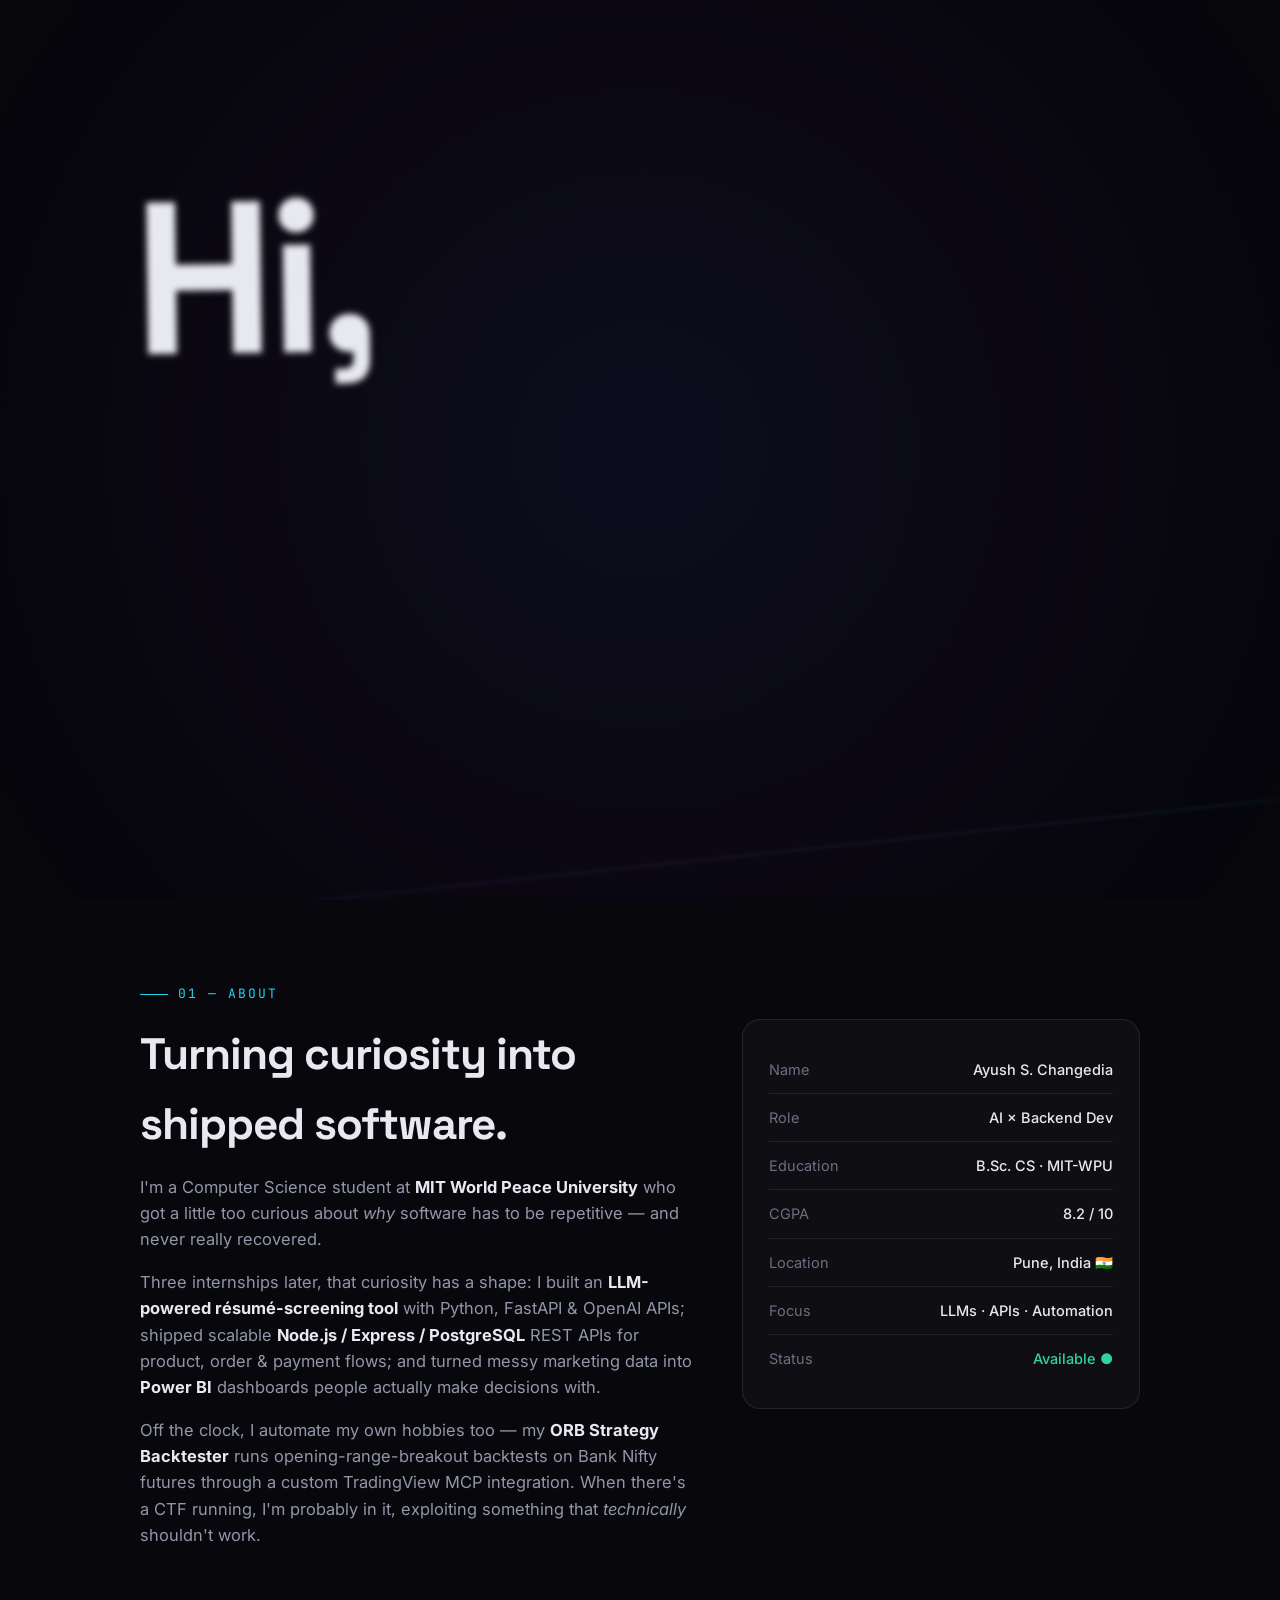
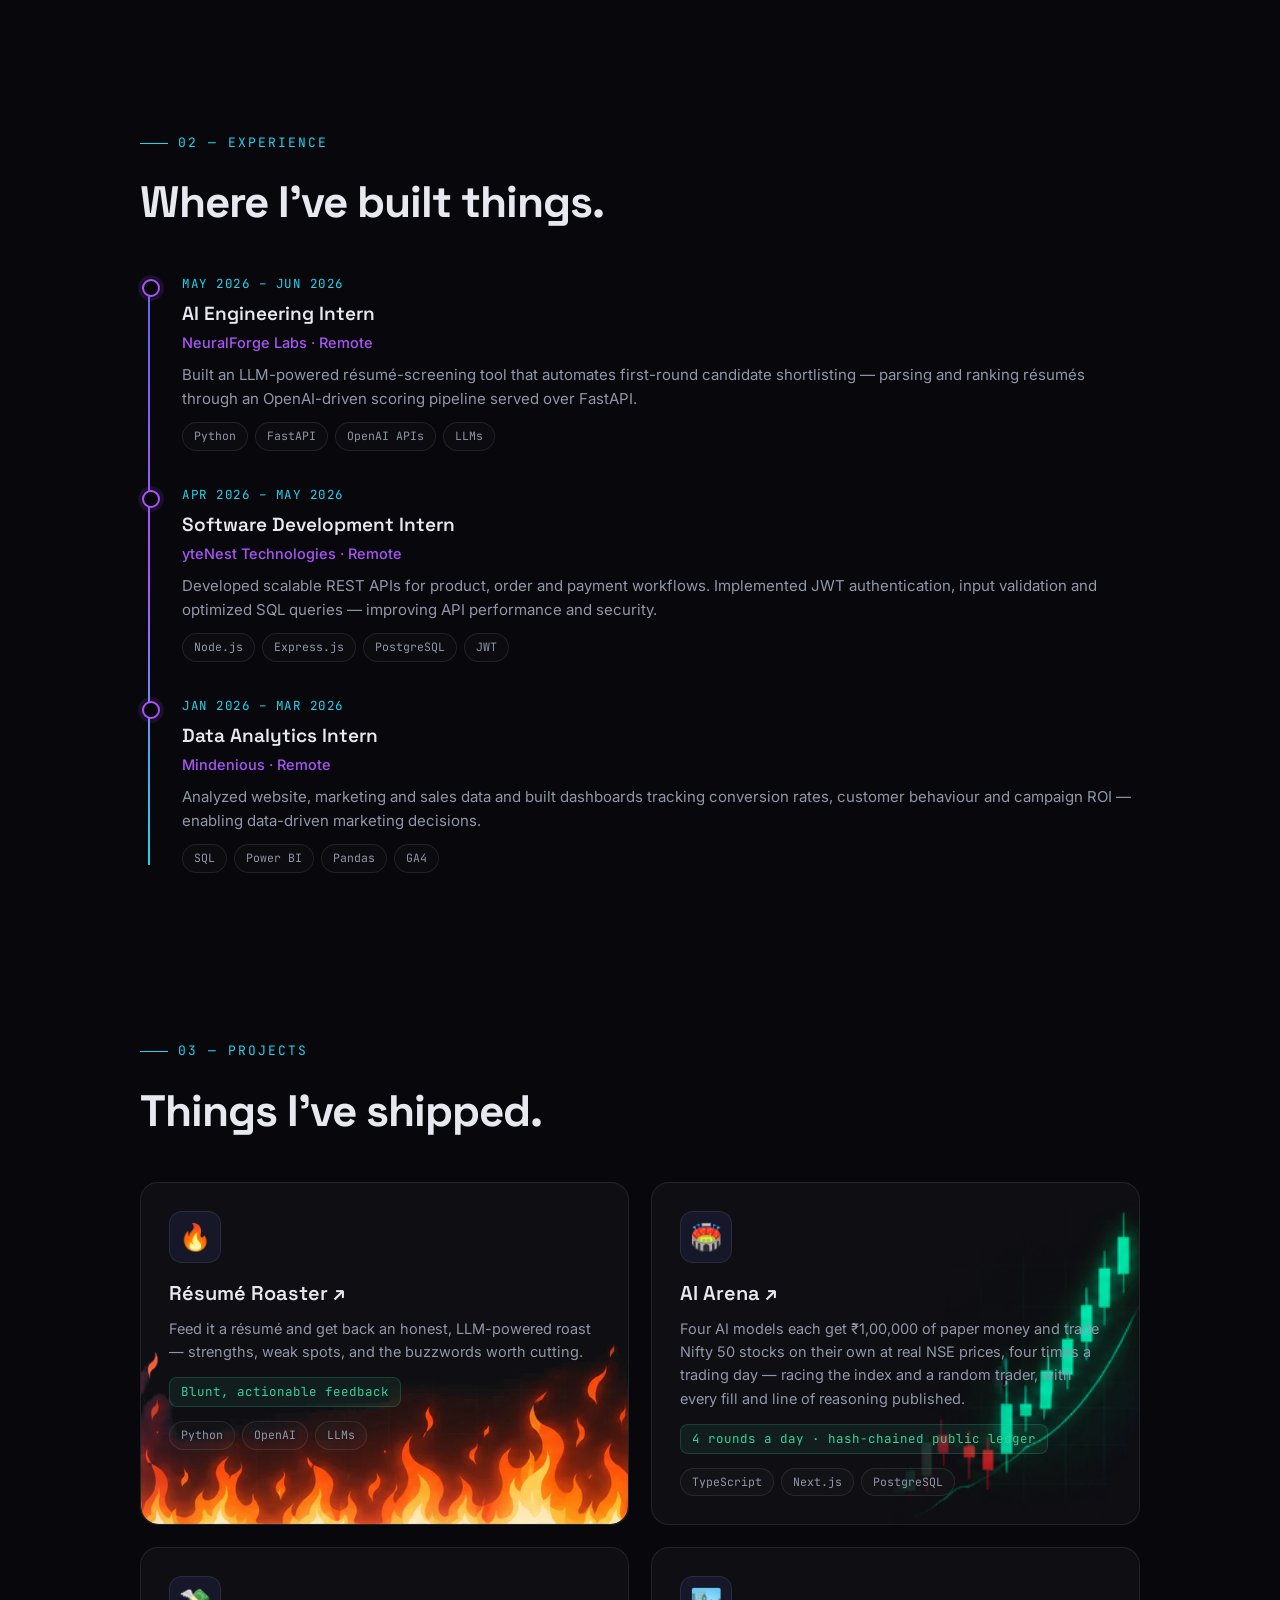
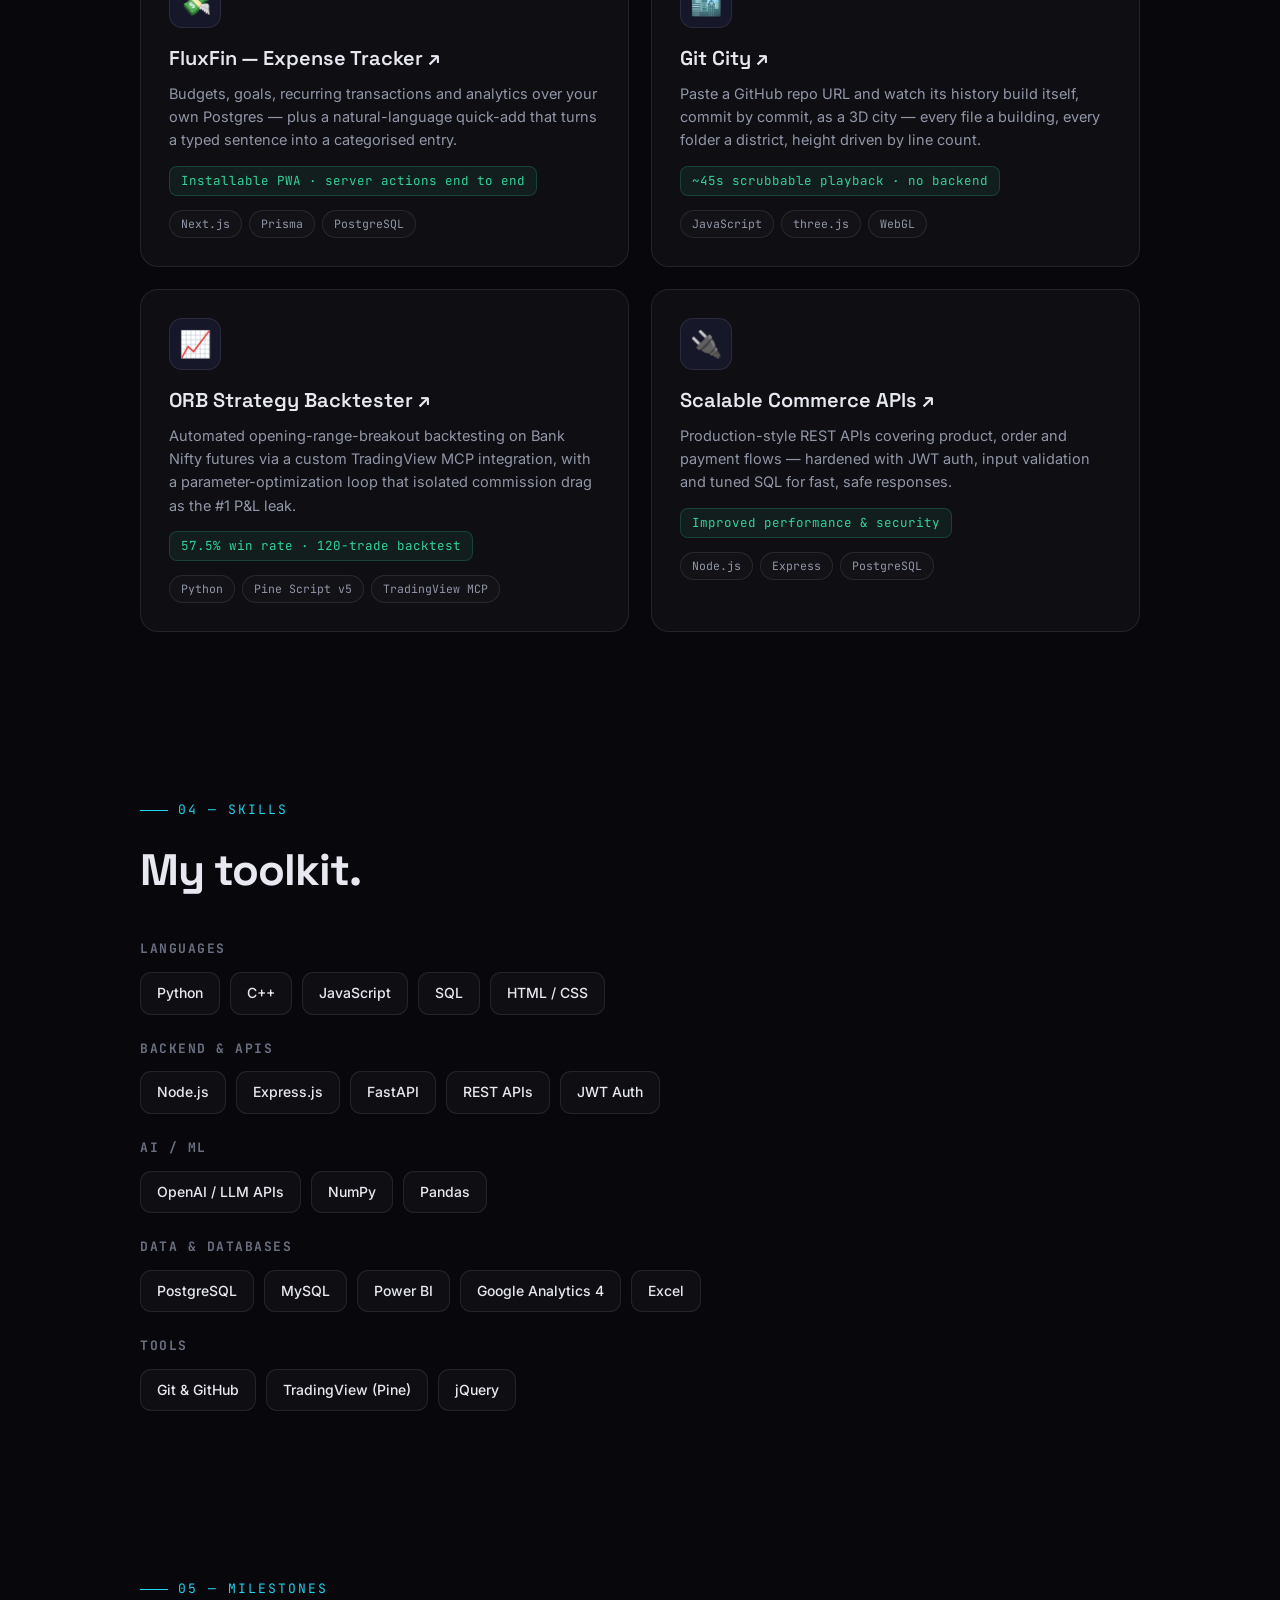
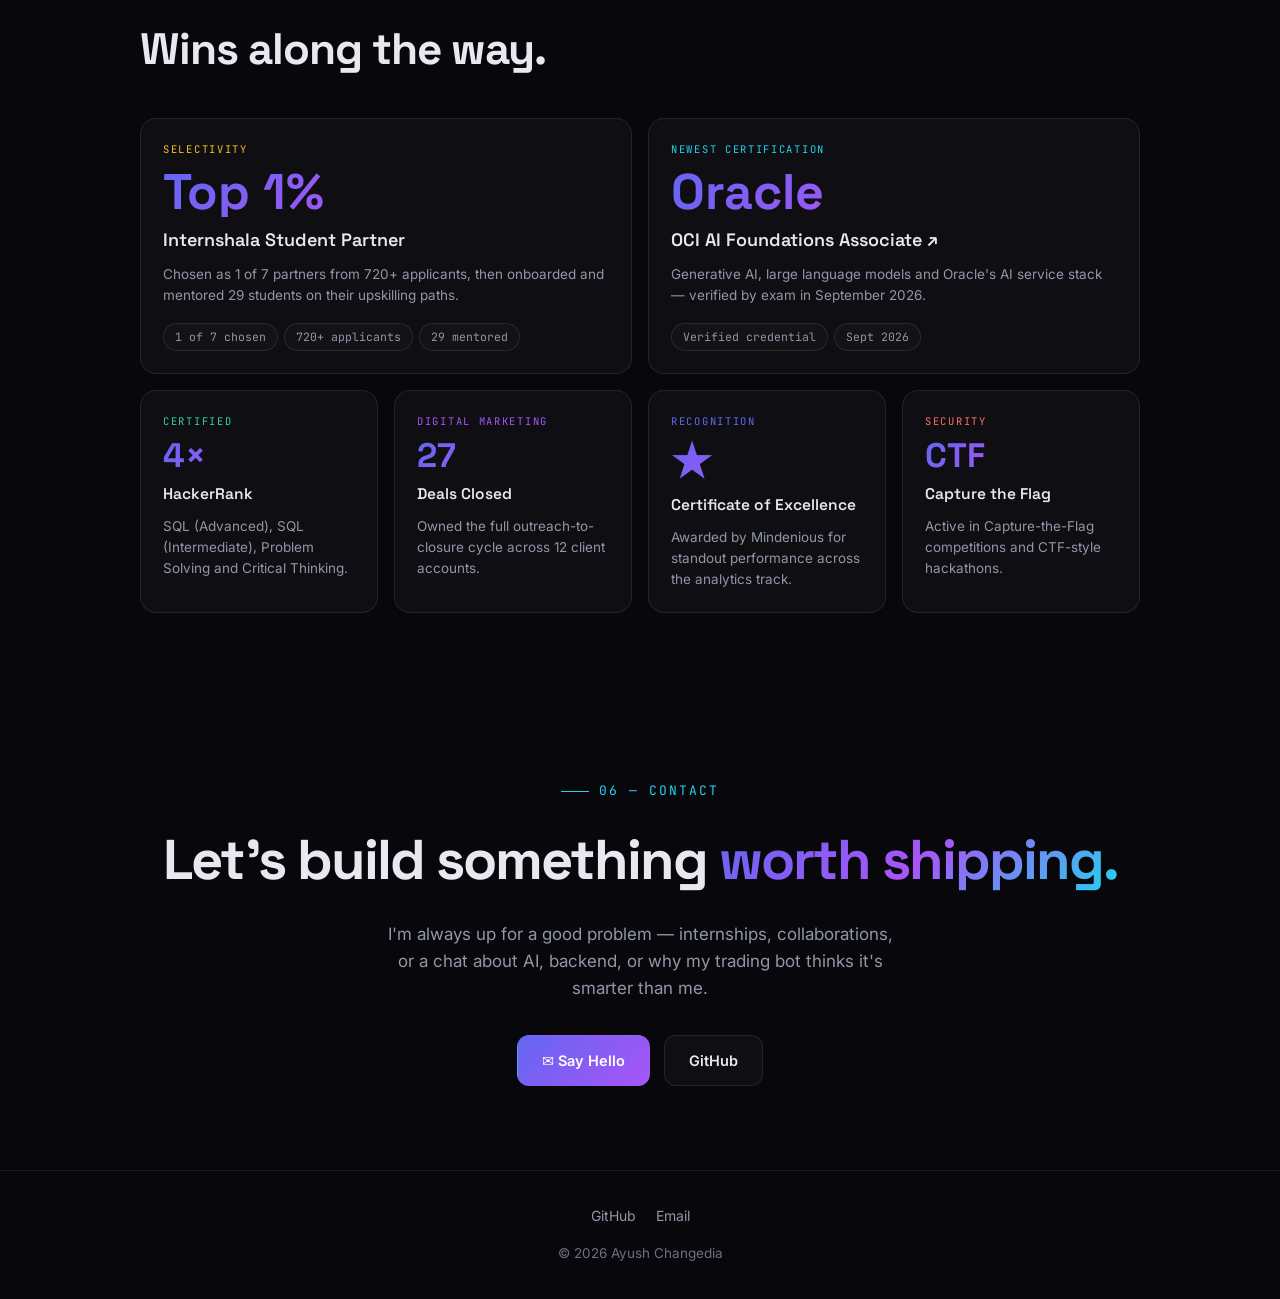
<file: docs/index.html>
<!DOCTYPE html>
<html lang="en">
<head>
<meta charset="UTF-8"/>
<meta name="viewport" content="width=device-width, initial-scale=1.0"/>
<title>Ayush Changedia · AI Engineer & Backend Developer</title>
<meta name="description" content="Ayush Changedia — AI Engineer & Backend Developer. LLM systems, scalable APIs, and trading automation."/>
<link rel="canonical" href="https://ayushchangedia.github.io/AyushChangedia/"/>
<meta name="robots" content="index, follow, max-image-preview:large, max-snippet:-1"/>
<meta name="author" content="Ayush Changedia"/>

<meta property="og:type" content="profile"/>
<meta property="og:site_name" content="Ayush Changedia"/>
<meta property="og:title" content="Ayush Changedia · AI Engineer &amp; Backend Developer"/>
<meta property="og:description" content="Ayush Changedia — AI Engineer &amp; Backend Developer. LLM systems, scalable APIs, and trading automation."/>
<meta property="og:url" content="https://ayushchangedia.github.io/AyushChangedia/"/>
<meta property="og:locale" content="en_US"/>
<meta property="profile:first_name" content="Ayush"/>
<meta property="profile:last_name" content="Changedia"/>

<meta name="twitter:card" content="summary"/>
<meta name="twitter:title" content="Ayush Changedia · AI Engineer &amp; Backend Developer"/>
<meta name="twitter:description" content="Ayush Changedia — AI Engineer &amp; Backend Developer. LLM systems, scalable APIs, and trading automation."/>

<script type="application/ld+json">
{
  "@context": "https://schema.org",
  "@graph": [
    {
      "@type": "Person",
      "@id": "https://ayushchangedia.github.io/AyushChangedia/#person",
      "name": "Ayush Changedia",
      "url": "https://ayushchangedia.github.io/AyushChangedia/",
      "jobTitle": "AI Engineer & Backend Developer",
      "alumniOf": {
        "@type": "CollegeOrUniversity",
        "name": "MIT World Peace University"
      },
      "sameAs": [
        "https://github.com/AyushChangedia",
        "https://www.linkedin.com/in/ayushchangedia/"
      ]
    },
    {
      "@type": "WebSite",
      "@id": "https://ayushchangedia.github.io/AyushChangedia/#website",
      "url": "https://ayushchangedia.github.io/AyushChangedia/",
      "name": "Ayush Changedia",
      "inLanguage": "en",
      "publisher": { "@id": "https://ayushchangedia.github.io/AyushChangedia/#person" }
    },
    {
      "@type": "ProfilePage",
      "@id": "https://ayushchangedia.github.io/AyushChangedia/#profilepage",
      "url": "https://ayushchangedia.github.io/AyushChangedia/",
      "name": "Ayush Changedia · AI Engineer & Backend Developer",
      "inLanguage": "en",
      "isPartOf": { "@id": "https://ayushchangedia.github.io/AyushChangedia/#website" },
      "about": { "@id": "https://ayushchangedia.github.io/AyushChangedia/#person" },
      "mainEntity": { "@id": "https://ayushchangedia.github.io/AyushChangedia/#person" }
    }
  ]
}
</script>
<link rel="preconnect" href="https://fonts.googleapis.com"/>
<link rel="preconnect" href="https://fonts.gstatic.com" crossorigin/>
<link href="https://fonts.googleapis.com/css2?family=Space+Grotesk:wght@400;500;600;700&family=Inter:wght@400;500;600&family=JetBrains+Mono:wght@500&display=swap" rel="stylesheet"/>
<link rel="stylesheet" href="./assets/portfolio-intro.css"/>
<link rel="stylesheet" href="./assets/hero-fx.css"/>
<link rel="stylesheet" href="./assets/roast-fire.css"/>
<link rel="stylesheet" href="./assets/arena-chart.css"/>
<script>
/* ─── PortfolioIntro · configuration ──────────────────────────────────────
   INTRO_ALWAYS_PLAY   true  → replay the opening on every load (development)
   INTRO_SPEED         1     → designed pace. 1.3 = 30% faster, 0.8 = slower.
   Force one replay without editing this file: add ?intro to the URL.       */
var INTRO_ALWAYS_PLAY = false;
var INTRO_SPEED       = 1;

(function(){
  var ROOT=document.documentElement, KEY='ayush-intro-played';
  var forced=INTRO_ALWAYS_PLAY||/[?&]intro\b/.test(location.search), seen=false;
  try{seen=sessionStorage.getItem(KEY)==='1';}catch(e){}
  if(seen&&!forced) return;                       /* already played this session */
  try{sessionStorage.setItem(KEY,'1');}catch(e){}

  var restoration=history.scrollRestoration;
  try{history.scrollRestoration='manual';}catch(e){}
  scrollTo(0,0);

  function held(){return document.querySelectorAll('body > :not(#portfolio-intro)');}
  ROOT.classList.add('pi-armed','pi-hold','pi-prep','pi-dim');  /* before first paint */

  window.PORTFOLIO_INTRO={
    SPEED:INTRO_SPEED,
    running:false,                                /* set by the module once it takes over */
    /* the overlay is gone and the page is usable again — but the hero
       content stays held until it cascades in */
    ungate:function(){
      ROOT.classList.remove('pi-armed','pi-prep','pi-dim','pi-fly');
      try{history.scrollRestoration=restoration||'auto';}catch(e){}
      held().forEach(function(el){el.inert=false;});
    },
    disarm:function(){
      window.PORTFOLIO_INTRO.ungate();
      ROOT.classList.remove('pi-hold');
    }
  };
  /* keep focus and clicks off the portfolio while the overlay is up */
  addEventListener('DOMContentLoaded',function(){
    if(ROOT.classList.contains('pi-armed')) held().forEach(function(el){el.inert=true;});
  });
  /* failsafe — a blocked CDN or a script error must never strand the page.
     6s if the module never took over; 14s as an absolute backstop for a very
     slow connection where GSAP and the webfont arrive late.               */
  function bail(force){
    if(!ROOT.classList.contains('pi-armed')) return;
    if(!force&&window.PORTFOLIO_INTRO.running) return;
    var host=document.getElementById('portfolio-intro');
    if(host&&host.parentNode) host.parentNode.removeChild(host);
    window.PORTFOLIO_INTRO.disarm();
  }
  setTimeout(function(){bail(false);},6000);
  setTimeout(function(){bail(true);},14000);
})();
</script>
<script defer src="./assets/gsap.min.js"></script>       <!-- GSAP 3.12.5, vendored: no CDN to be blocked -->
<script defer src="./assets/portfolio-intro.js"></script>
<script defer src="./assets/hero-fx.js"></script>
<style>
:root{
  --bg:#07070c; --bg2:#0c0c15; --card:rgba(255,255,255,.03); --line:rgba(255,255,255,.09);
  --txt:#e8e9f0; --muted:#9297a8; --dim:#6b7080;
  --indigo:#6366f1; --violet:#a855f7; --cyan:#22d3ee; --emerald:#34d399; --amber:#fbbf24; --coral:#f97362;
  --grad:linear-gradient(135deg,#6366f1 0%,#a855f7 50%,#22d3ee 100%);
}
*{margin:0;padding:0;box-sizing:border-box}
html{scroll-behavior:smooth}
body{
  font-family:'Inter',system-ui,sans-serif;background:var(--bg);color:var(--txt);
  line-height:1.6;overflow-x:hidden;-webkit-font-smoothing:antialiased;
}
/* animated aurora background */
.bg-fx{position:fixed;inset:0;z-index:-2;overflow:hidden}
.blob{position:absolute;border-radius:50%;filter:blur(90px);opacity:.35;animation:float 18s ease-in-out infinite}
.b1{width:520px;height:520px;background:#6366f1;top:-120px;left:-80px}
.b2{width:460px;height:460px;background:#a855f7;top:30%;right:-120px;animation-delay:-6s}
.b3{width:420px;height:420px;background:#22d3ee;bottom:-140px;left:25%;animation-delay:-11s}
@keyframes float{0%,100%{transform:translate(0,0) scale(1)}33%{transform:translate(40px,-50px) scale(1.1)}66%{transform:translate(-30px,40px) scale(.95)}}
.grid-fx{position:fixed;inset:0;z-index:-1;
  background-image:linear-gradient(rgba(255,255,255,.025) 1px,transparent 1px),linear-gradient(90deg,rgba(255,255,255,.025) 1px,transparent 1px);
  background-size:44px 44px;mask-image:radial-gradient(ellipse 80% 60% at 50% 0%,#000 40%,transparent 100%)}
/* cursor glow */
#glow{position:fixed;width:400px;height:400px;border-radius:50%;pointer-events:none;z-index:0;
  background:radial-gradient(circle,rgba(99,102,241,.10),transparent 60%);transform:translate(-50%,-50%);transition:opacity .3s;opacity:0}

/* nav */
nav{position:fixed;top:0;left:0;right:0;z-index:50;display:flex;align-items:center;justify-content:space-between;
  padding:18px clamp(20px,5vw,64px);backdrop-filter:blur(12px);background:rgba(7,7,12,.55);border-bottom:1px solid transparent;transition:.3s}
nav.scrolled{border-bottom:1px solid var(--line);background:rgba(7,7,12,.8)}
.logo{font-family:'Space Grotesk';font-weight:700;font-size:19px;letter-spacing:-.5px;text-decoration:none;color:var(--txt)}
.logo span{background:var(--grad);-webkit-background-clip:text;background-clip:text;-webkit-text-fill-color:transparent}
.nav-links{display:flex;gap:30px;align-items:center}
.nav-links a{color:var(--muted);text-decoration:none;font-size:14.5px;font-weight:500;transition:.2s;position:relative}
.nav-links a:hover{color:var(--txt)}
.nav-links a::after{content:'';position:absolute;left:0;bottom:-5px;width:0;height:2px;background:var(--grad);transition:.25s;border-radius:2px}
.nav-links a:hover::after{width:100%}
.menu-btn{display:none;background:none;border:none;color:var(--txt);font-size:24px;cursor:pointer}
@media(max-width:760px){.nav-links{display:none}.menu-btn{display:block}}

/* layout */
section{max-width:1080px;margin:0 auto;padding:clamp(50px,7vw,84px) clamp(20px,5vw,40px)}
.eyebrow{font-family:'JetBrains Mono';font-size:13px;letter-spacing:2px;text-transform:uppercase;color:var(--cyan);margin-bottom:14px;display:flex;align-items:center;gap:10px}
.eyebrow::before{content:'';width:28px;height:1px;background:var(--cyan)}
h2.title{font-family:'Space Grotesk';font-size:clamp(30px,5vw,44px);font-weight:700;letter-spacing:-1px;margin-bottom:14px}

/* hero */
.hero{min-height:100vh;display:flex;flex-direction:column;justify-content:center;max-width:1080px;margin:0 auto;padding:0 clamp(20px,5vw,40px);position:relative}
.hero-badge{display:inline-flex;align-items:center;gap:9px;padding:7px 16px;border:1px solid var(--line);border-radius:999px;
  background:rgba(52,211,153,.07);font-size:13.5px;color:var(--muted);width:fit-content;margin-bottom:26px}
.dot{width:8px;height:8px;border-radius:50%;background:var(--emerald);box-shadow:0 0 10px var(--emerald);animation:pulse 2s infinite}
@keyframes pulse{0%,100%{opacity:1}50%{opacity:.4}}
.hero h1{font-family:'Space Grotesk';font-size:clamp(44px,9vw,92px);font-weight:700;line-height:1;letter-spacing:-3px;margin-bottom:18px}
.hero h1 .g{background:var(--grad);-webkit-background-clip:text;background-clip:text;-webkit-text-fill-color:transparent}
.type-wrap{font-family:'JetBrains Mono';font-size:clamp(16px,3vw,24px);color:var(--muted);height:34px;margin-bottom:24px}
#typed{color:var(--txt)}.cursor{display:inline-block;width:9px;height:22px;background:var(--cyan);margin-left:3px;vertical-align:middle;animation:blink 1s steps(2) infinite}
@keyframes blink{0%,50%{opacity:1}51%,100%{opacity:0}}
.hero p.lede{font-size:clamp(16px,2.4vw,19px);color:var(--muted);max-width:600px;margin-bottom:54px}
.hero p.lede b{color:var(--txt);font-weight:600}
.cta-row{display:flex;gap:14px;flex-wrap:wrap}
.btn{display:inline-flex;align-items:center;gap:9px;padding:13px 24px;border-radius:12px;font-weight:600;font-size:14.5px;text-decoration:none;transition:.25s;border:1px solid transparent}
.btn-primary{background:var(--grad);color:#fff;background-size:200% 200%}
.btn-primary:hover{background-position:100% 0;transform:translateY(-2px);box-shadow:0 12px 34px rgba(99,102,241,.4)}
.btn-ghost{border-color:var(--line);color:var(--txt);background:rgba(255,255,255,.03)}
.btn-ghost:hover{border-color:var(--violet);transform:translateY(-2px);box-shadow:0 10px 30px rgba(168,85,247,.22)}

/* stats */
.stats{display:grid;grid-template-columns:repeat(4,1fr);gap:18px;margin-top:20px}
@media(max-width:680px){.stats{grid-template-columns:repeat(2,1fr)}}
.stat{padding:24px 20px;border:1px solid var(--line);border-radius:16px;background:var(--card);text-align:center;transition:.3s}
.stat:hover{transform:translateY(-4px);border-color:var(--indigo);background:rgba(99,102,241,.06)}
.stat .n{font-family:'Space Grotesk';font-size:clamp(26px,4vw,38px);font-weight:700;background:var(--grad);-webkit-background-clip:text;background-clip:text;-webkit-text-fill-color:transparent}
.stat .l{font-size:12.5px;color:var(--muted);margin-top:6px;letter-spacing:.3px}

/* about */
.about-grid{display:grid;grid-template-columns:1.4fr 1fr;gap:44px;align-items:start}
@media(max-width:820px){.about-grid{grid-template-columns:1fr;gap:28px}}
.about p{color:var(--muted);font-size:16.5px;margin-bottom:16px}
.about p b{color:var(--txt)}
.about-card{border:1px solid var(--line);border-radius:18px;background:var(--card);padding:26px;position:sticky;top:100px}
.about-card .row{display:flex;justify-content:space-between;padding:12px 0;border-bottom:1px solid var(--line);font-size:14.5px}
.about-card .row:last-child{border-bottom:none}
.about-card .k{color:var(--dim)}.about-card .v{color:var(--txt);font-weight:500;text-align:right}

/* timeline */
.timeline{position:relative;margin-left:8px}
.timeline::before{content:'';position:absolute;left:0;top:8px;bottom:8px;width:2px;background:linear-gradient(var(--indigo),var(--violet),var(--cyan))}
.tl-item{position:relative;padding-left:34px;padding-bottom:34px}
.tl-item:last-child{padding-bottom:0}
.tl-item::before{content:'';position:absolute;left:-6px;top:5px;width:14px;height:14px;border-radius:50%;background:var(--bg);border:2px solid var(--violet);box-shadow:0 0 0 4px rgba(168,85,247,.12)}
.tl-item .when{font-family:'JetBrains Mono';font-size:12.5px;color:var(--cyan);letter-spacing:.5px}
.tl-item h3{font-family:'Space Grotesk';font-size:19px;font-weight:600;margin:5px 0 2px}
.tl-item .co{color:var(--violet);font-size:14.5px;font-weight:500;margin-bottom:9px}
.tl-item p{color:var(--muted);font-size:15px;margin-bottom:6px}
.tl-item .tags{display:flex;gap:7px;flex-wrap:wrap;margin-top:11px}
.tag{font-size:11.5px;font-family:'JetBrains Mono';padding:4px 11px;border-radius:999px;border:1px solid var(--line);color:var(--muted);background:rgba(255,255,255,.02)}

/* projects */
.proj-grid{display:grid;grid-template-columns:repeat(2,1fr);gap:22px}
@media(max-width:760px){.proj-grid{grid-template-columns:1fr}}
.proj{border:1px solid var(--line);border-radius:18px;background:var(--card);padding:28px;transition:.3s;position:relative;overflow:hidden}
.proj::before{content:'';position:absolute;inset:0;background:var(--grad);opacity:0;transition:.3s;z-index:-1}
.proj:hover{transform:translateY(-6px);border-color:transparent;box-shadow:0 20px 50px rgba(0,0,0,.5)}
.proj:hover::after{opacity:.5}
.proj::after{content:'';position:absolute;top:0;left:0;right:0;height:2px;background:var(--grad);opacity:0;transition:.3s}
.proj .pi{font-size:26px;margin-bottom:14px;display:inline-flex;width:52px;height:52px;align-items:center;justify-content:center;border-radius:13px;background:rgba(99,102,241,.1);border:1px solid var(--line)}
.proj h3{font-family:'Space Grotesk';font-size:20px;font-weight:600;margin-bottom:8px}
.proj .desc{color:var(--muted);font-size:14.5px;margin-bottom:14px}
.proj .metric{display:inline-block;font-family:'JetBrains Mono';font-size:12.5px;color:var(--emerald);background:rgba(52,211,153,.08);border:1px solid rgba(52,211,153,.2);padding:4px 11px;border-radius:8px;margin-bottom:14px}
.proj .tags{display:flex;gap:7px;flex-wrap:wrap}

/* skills */
.skill-cat{margin-bottom:24px}
.skill-cat:last-child{margin-bottom:0}
.skill-cat h4{font-family:'JetBrains Mono';font-size:13px;color:var(--dim);text-transform:uppercase;letter-spacing:1.5px;margin-bottom:12px}
.chips{display:flex;gap:10px;flex-wrap:wrap}
.chip{padding:9px 16px;border:1px solid var(--line);border-radius:11px;background:var(--card);font-size:14px;font-weight:500;transition:.2s;cursor:default}
.chip:hover{transform:translateY(-3px);border-color:var(--indigo);color:#fff;background:rgba(99,102,241,.12);box-shadow:0 8px 22px rgba(99,102,241,.2)}

/* achievements */
.win-grid{display:grid;grid-template-columns:repeat(12,1fr);gap:16px}
.win{--acc:var(--indigo);grid-column:span 3;position:relative;overflow:hidden;display:flex;flex-direction:column;gap:9px;padding:22px;border:1px solid var(--line);border-radius:16px;background:var(--card);transition:.3s;text-decoration:none;color:inherit}
.win::after{content:'';position:absolute;top:0;left:0;right:0;height:2px;background:var(--acc);opacity:0;transition:.3s}
.win:hover{transform:translateY(-5px);border-color:var(--acc);box-shadow:0 18px 42px rgba(0,0,0,.45)}
.win:hover::after{opacity:1}
.win.feat{grid-column:span 6}
.win .lab{font-family:'JetBrains Mono';font-size:10.5px;letter-spacing:1.7px;text-transform:uppercase;color:var(--acc)}
.win .big{font-family:'Space Grotesk';font-weight:700;line-height:1;font-size:clamp(26px,3vw,34px);background:var(--grad);-webkit-background-clip:text;background-clip:text;-webkit-text-fill-color:transparent}
.win.feat .big{font-size:clamp(34px,4.4vw,50px)}
.win h4{font-family:'Space Grotesk';font-size:15.5px;font-weight:600}
.win.feat h4{font-size:18px}
.win p{font-size:13.5px;color:var(--muted);line-height:1.55}
.win .wt{display:flex;gap:6px;flex-wrap:wrap;margin-top:auto;padding-top:8px}
@media(max-width:760px){.win{grid-column:span 6}.win.feat{grid-column:span 12}}
@media(max-width:560px){.win,.win.feat{grid-column:span 12}}

/* contact */
.contact{text-align:center}
.contact h2{font-family:'Space Grotesk';font-size:clamp(32px,6vw,56px);font-weight:700;letter-spacing:-2px;margin-bottom:16px}
.contact h2 span{background:var(--grad);-webkit-background-clip:text;background-clip:text;-webkit-text-fill-color:transparent}
.contact p{color:var(--muted);max-width:520px;margin:0 auto 32px;font-size:17px}
.contact .cta-row{justify-content:center}
footer{border-top:1px solid var(--line);text-align:center;padding:34px 20px;color:var(--dim);font-size:13.5px}
footer .socials{display:flex;gap:20px;justify-content:center;margin-bottom:16px}
footer .socials a{color:var(--muted);text-decoration:none;font-size:14px;transition:.2s}
footer .socials a:hover{color:var(--cyan)}

/* reveal */
.reveal{opacity:0;transform:translateY(28px);transition:.7s cubic-bezier(.2,.7,.2,1)}
.reveal.in{opacity:1;transform:none}
::selection{background:rgba(168,85,247,.35)}
::-webkit-scrollbar{width:11px}::-webkit-scrollbar-track{background:var(--bg)}
::-webkit-scrollbar-thumb{background:#26263a;border-radius:6px;border:3px solid var(--bg)}::-webkit-scrollbar-thumb:hover{background:#33334d}
</style>
</head>
<body>
<div id="portfolio-intro" aria-hidden="true" role="presentation"></div>

<div class="bg-fx"><div class="blob b1"></div><div class="blob b2"></div><div class="blob b3"></div></div>
<div class="grid-fx"></div>
<div id="glow"></div>

<nav id="nav">
  <a href="#top" class="logo">Ayush<span>.</span>Changedia</a>
  <div class="nav-links">
    <a href="#about">About</a>
    <a href="#experience">Experience</a>
    <a href="#projects">Projects</a>
    <a href="#skills">Skills</a>
    <a href="#contact">Contact</a>
  </div>
  <button class="menu-btn" onclick="document.querySelector('.nav-links').style.display= (getComputedStyle(document.querySelector('.nav-links')).display==='none'?'flex':'none')">☰</button>
</nav>

<!-- HERO -->
<header class="hero" id="top">
  <svg class="fx-defs" width="0" height="0" aria-hidden="true" focusable="false"><defs>
    <!-- TUNING: stdDeviation = blob fusion radius | alpha multiplier (4th row, 22)
         = metaball threshold hardness | displacement scale = edge crawl depth -->
    <filter id="venom-goo" x="-25%" y="-25%" width="150%" height="150%">
      <feGaussianBlur in="SourceGraphic" stdDeviation="10" result="blur"/>
      <feColorMatrix in="blur" type="matrix"
        values="1 0 0 0 0  0 1 0 0 0  0 0 1 0 0  0 0 0 22 -10" result="goo"/>
      <feTurbulence type="fractalNoise" baseFrequency="0.014 0.022" numOctaves="3"
                    seed="3" result="noise">
        <animate attributeName="seed" values="1;4;7;11;2;9;1" dur="7s"
                 repeatCount="indefinite" calcMode="discrete"/>
      </feTurbulence>
      <feDisplacementMap in="goo" in2="noise" scale="14"
                         xChannelSelector="R" yChannelSelector="G"/>
    </filter>
    <!-- same shape, no seed animation, for prefers-reduced-motion -->
    <filter id="venom-goo-still" x="-25%" y="-25%" width="150%" height="150%">
      <feGaussianBlur in="SourceGraphic" stdDeviation="10" result="blur"/>
      <feColorMatrix in="blur" type="matrix"
        values="1 0 0 0 0  0 1 0 0 0  0 0 1 0 0  0 0 0 22 -10" result="goo"/>
      <feTurbulence type="fractalNoise" baseFrequency="0.014 0.022" numOctaves="3"
                    seed="3" result="noise"/>
      <feDisplacementMap in="goo" in2="noise" scale="14"
                         xChannelSelector="R" yChannelSelector="G"/>
    </filter>
  </defs></svg>
  <div class="hero-badge reveal"><span class="dot"></span> Open to Internships &amp; Collaborations</div>
  <h1 class="reveal"><span class="h-hi">Hi<span class="h-comma">,</span></span> <span class="h-name">I'm <span class="g">Ayush</span>.</span></h1>
  <div class="type-wrap reveal"><span id="typed"></span><span class="cursor"></span></div>
  <p class="lede reveal">I build <b>AI systems</b>, <b>backend applications</b>, and <b>automation</b> that save humans from repetitive work — from LLM-powered tools to scalable APIs and trading bots that backtest while I sleep.</p>
  <div class="cta-row reveal">
    <a href="#projects" class="btn btn-primary">View My Work →</a>
    <span class="venom-host">
      <a href="https://github.com/AyushChangedia" class="btn btn-ghost fx-venom">
        <span class="venom-goo" aria-hidden="true">
          <i class="vb vb-core"></i>
          <i class="vb vb1"></i><i class="vb vb2"></i><i class="vb vb3"></i><i class="vb vb4"></i><i class="vb vb5"></i><i class="vb vb6"></i><i class="vb vb7"></i><i class="vb vb8"></i><i class="vb vb9"></i>
          <i class="vb vd1"></i><i class="vb vd2"></i>
        </span>
        <span class="venom-label">GitHub</span>
      </a>
    </span>
    <a href="https://www.linkedin.com/in/ayushchangedia/" class="btn btn-ghost" target="_blank" rel="noopener">LinkedIn</a>
  </div>
  <div class="stats reveal" style="margin-top:56px">
    <div class="stat"><div class="n">3×</div><div class="l">Internships</div></div>
    <div class="stat"><div class="n">Top 1%</div><div class="l">of 720+ applicants</div></div>
    <div class="stat"><div class="n">57.5%</div><div class="l">Trading-bot win rate</div></div>
    <div class="stat"><div class="n">8.2</div><div class="l">CGPA / 10</div></div>
  </div>
</header>

<!-- ABOUT -->
<section id="about">
  <div class="eyebrow reveal">01 — About</div>
  <div class="about-grid">
    <div class="about reveal">
      <h2 class="title">Turning curiosity into shipped software.</h2>
      <p>I'm a Computer Science student at <b>MIT World Peace University</b> who got a little too curious about <i>why</i> software has to be repetitive — and never really recovered.</p>
      <p>Three internships later, that curiosity has a shape: I built an <b>LLM-powered résumé-screening tool</b> with Python, FastAPI &amp; OpenAI APIs; shipped scalable <b>Node.js / Express / PostgreSQL</b> REST APIs for product, order &amp; payment flows; and turned messy marketing data into <b>Power BI</b> dashboards people actually make decisions with.</p>
      <p>Off the clock, I automate my own hobbies too — my <b>ORB Strategy Backtester</b> runs opening-range-breakout backtests on Bank Nifty futures through a custom TradingView MCP integration. When there's a CTF running, I'm probably in it, exploiting something that <i>technically</i> shouldn't work.</p>
    </div>
    <div class="about-card reveal">
      <div class="row"><span class="k">Name</span><span class="v">Ayush S. Changedia</span></div>
      <div class="row"><span class="k">Role</span><span class="v">AI × Backend Dev</span></div>
      <div class="row"><span class="k">Education</span><span class="v">B.Sc. CS · MIT-WPU</span></div>
      <div class="row"><span class="k">CGPA</span><span class="v">8.2 / 10</span></div>
      <div class="row"><span class="k">Location</span><span class="v">Pune, India 🇮🇳</span></div>
      <div class="row"><span class="k">Focus</span><span class="v">LLMs · APIs · Automation</span></div>
      <div class="row"><span class="k">Status</span><span class="v" style="color:#34d399">Available ●</span></div>
    </div>
  </div>
</section>

<!-- EXPERIENCE -->
<section id="experience">
  <div class="eyebrow reveal">02 — Experience</div>
  <h2 class="title reveal">Where I've built things.</h2>
  <div class="timeline" style="margin-top:36px">
    <div class="tl-item reveal">
      <div class="when">MAY 2026 – JUN 2026</div>
      <h3>AI Engineering Intern</h3>
      <div class="co">NeuralForge Labs · Remote</div>
      <p>Built an LLM-powered résumé-screening tool that automates first-round candidate shortlisting — parsing and ranking résumés through an OpenAI-driven scoring pipeline served over FastAPI.</p>
      <div class="tags"><span class="tag">Python</span><span class="tag">FastAPI</span><span class="tag">OpenAI APIs</span><span class="tag">LLMs</span></div>
    </div>
    <div class="tl-item reveal">
      <div class="when">APR 2026 – MAY 2026</div>
      <h3>Software Development Intern</h3>
      <div class="co">yteNest Technologies · Remote</div>
      <p>Developed scalable REST APIs for product, order and payment workflows. Implemented JWT authentication, input validation and optimized SQL queries — improving API performance and security.</p>
      <div class="tags"><span class="tag">Node.js</span><span class="tag">Express.js</span><span class="tag">PostgreSQL</span><span class="tag">JWT</span></div>
    </div>
    <div class="tl-item reveal">
      <div class="when">JAN 2026 – MAR 2026</div>
      <h3>Data Analytics Intern</h3>
      <div class="co">Mindenious · Remote</div>
      <p>Analyzed website, marketing and sales data and built dashboards tracking conversion rates, customer behaviour and campaign ROI — enabling data-driven marketing decisions.</p>
      <div class="tags"><span class="tag">SQL</span><span class="tag">Power BI</span><span class="tag">Pandas</span><span class="tag">GA4</span></div>
    </div>
  </div>
</section>

<!-- PROJECTS -->
<section id="projects">
  <div class="eyebrow reveal">03 — Projects</div>
  <h2 class="title reveal">Things I've shipped.</h2>
  <div class="proj-grid" style="margin-top:36px">
    <a class="proj reveal fx-roast" href="https://github.com/AyushChangedia/resume-roaster" style="text-decoration:none;color:inherit;display:block">
      <span class="roast-fire" aria-hidden="true"></span>
      <div class="pi">🔥</div>
      <h3>Résumé Roaster ↗</h3>
      <div class="desc">Feed it a résumé and get back an honest, LLM-powered roast — strengths, weak spots, and the buzzwords worth cutting.</div>
      <div class="metric">Blunt, actionable feedback</div>
      <div class="tags"><span class="tag">Python</span><span class="tag">OpenAI</span><span class="tag">LLMs</span></div>
    </a>
    <a class="proj reveal fx-chart" href="https://github.com/AyushChangedia/AI-Arena" style="text-decoration:none;color:inherit;display:block">
      <span class="arena-chart" aria-hidden="true"></span>
      <div class="pi">🏟️</div>
      <h3>AI Arena ↗</h3>
      <div class="desc">Four AI models each get ₹1,00,000 of paper money and trade Nifty 50 stocks on their own at real NSE prices, four times a trading day — racing the index and a random trader, with every fill and line of reasoning published.</div>
      <div class="metric">4 rounds a day · hash-chained public ledger</div>
      <div class="tags"><span class="tag">TypeScript</span><span class="tag">Next.js</span><span class="tag">PostgreSQL</span></div>
    </a>
    <a class="proj reveal" href="https://github.com/AyushChangedia/Expense-Tracker" style="text-decoration:none;color:inherit;display:block">
      <div class="pi">💸</div>
      <h3>FluxFin — Expense Tracker ↗</h3>
      <div class="desc">Budgets, goals, recurring transactions and analytics over your own Postgres — plus a natural-language quick-add that turns a typed sentence into a categorised entry.</div>
      <div class="metric">Installable PWA · server actions end to end</div>
      <div class="tags"><span class="tag">Next.js</span><span class="tag">Prisma</span><span class="tag">PostgreSQL</span></div>
    </a>
    <a class="proj reveal" href="https://github.com/AyushChangedia/Git-City" style="text-decoration:none;color:inherit;display:block">
      <div class="pi">🏙️</div>
      <h3>Git City ↗</h3>
      <div class="desc">Paste a GitHub repo URL and watch its history build itself, commit by commit, as a 3D city — every file a building, every folder a district, height driven by line count.</div>
      <div class="metric">~45s scrubbable playback · no backend</div>
      <div class="tags"><span class="tag">JavaScript</span><span class="tag">three.js</span><span class="tag">WebGL</span></div>
    </a>
    <a class="proj reveal" href="https://github.com/AyushChangedia/market-strategy" style="text-decoration:none;color:inherit;display:block">
      <div class="pi">📈</div>
      <h3>ORB Strategy Backtester ↗</h3>
      <div class="desc">Automated opening-range-breakout backtesting on Bank Nifty futures via a custom TradingView MCP integration, with a parameter-optimization loop that isolated commission drag as the #1 P&amp;L leak.</div>
      <div class="metric">57.5% win rate · 120-trade backtest</div>
      <div class="tags"><span class="tag">Python</span><span class="tag">Pine Script v5</span><span class="tag">TradingView MCP</span></div>
    </a>
    <a class="proj reveal" href="https://github.com/AyushChangedia/ecommerce-api" style="text-decoration:none;color:inherit;display:block">
      <div class="pi">🔌</div>
      <h3>Scalable Commerce APIs ↗</h3>
      <div class="desc">Production-style REST APIs covering product, order and payment flows — hardened with JWT auth, input validation and tuned SQL for fast, safe responses.</div>
      <div class="metric">Improved performance &amp; security</div>
      <div class="tags"><span class="tag">Node.js</span><span class="tag">Express</span><span class="tag">PostgreSQL</span></div>
    </a>
  </div>
</section>

<!-- SKILLS -->
<section id="skills">
  <div class="eyebrow reveal">04 — Skills</div>
  <h2 class="title reveal">My toolkit.</h2>
  <div style="margin-top:34px">
    <div class="skill-cat reveal"><h4>Languages</h4><div class="chips">
      <span class="chip">Python</span><span class="chip">C++</span><span class="chip">JavaScript</span><span class="chip">SQL</span><span class="chip">HTML / CSS</span></div></div>
    <div class="skill-cat reveal"><h4>Backend &amp; APIs</h4><div class="chips">
      <span class="chip">Node.js</span><span class="chip">Express.js</span><span class="chip">FastAPI</span><span class="chip">REST APIs</span><span class="chip">JWT Auth</span></div></div>
    <div class="skill-cat reveal"><h4>AI / ML</h4><div class="chips">
      <span class="chip">OpenAI / LLM APIs</span><span class="chip">NumPy</span><span class="chip">Pandas</span></div></div>
    <div class="skill-cat reveal"><h4>Data &amp; Databases</h4><div class="chips">
      <span class="chip">PostgreSQL</span><span class="chip">MySQL</span><span class="chip">Power BI</span><span class="chip">Google Analytics 4</span><span class="chip">Excel</span></div></div>
    <div class="skill-cat reveal"><h4>Tools</h4><div class="chips">
      <span class="chip">Git &amp; GitHub</span><span class="chip">TradingView (Pine)</span><span class="chip">jQuery</span></div></div>
  </div>
</section>

<!-- ACHIEVEMENTS -->
<section id="achievements">
  <div class="eyebrow reveal">05 — Milestones</div>
  <h2 class="title reveal">Wins along the way.</h2>
  <div class="win-grid" style="margin-top:34px">
    <div class="win feat reveal" style="--acc:var(--amber)">
      <div class="lab">Selectivity</div>
      <div class="big">Top 1%</div>
      <h4>Internshala Student Partner</h4>
      <p>Chosen as 1 of 7 partners from 720+ applicants, then onboarded and mentored 29 students on their upskilling paths.</p>
      <div class="wt"><span class="tag">1 of 7 chosen</span><span class="tag">720+ applicants</span><span class="tag">29 mentored</span></div>
    </div>
    <a class="win feat reveal" style="--acc:var(--cyan)" href="https://catalog-education.oracle.com/pls/certview/sharebadge?id=1B4E4BBBB23ECFA5C0FC0A5415B543EDCE1B9154F40BA0D1D287EDBDB0BB18BE">
      <div class="lab">Newest certification</div>
      <div class="big">Oracle</div>
      <h4>OCI AI Foundations Associate ↗</h4>
      <p>Generative AI, large language models and Oracle's AI service stack — verified by exam in September 2026.</p>
      <div class="wt"><span class="tag">Verified credential</span><span class="tag">Sept 2026</span></div>
    </a>
    <div class="win reveal" style="--acc:var(--emerald)">
      <div class="lab">Certified</div>
      <div class="big">4×</div>
      <h4>HackerRank</h4>
      <p>SQL (Advanced), SQL (Intermediate), Problem Solving and Critical Thinking.</p>
    </div>
    <div class="win reveal" style="--acc:var(--violet)">
      <div class="lab">Digital marketing</div>
      <div class="big">27</div>
      <h4>Deals Closed</h4>
      <p>Owned the full outreach-to-closure cycle across 12 client accounts.</p>
    </div>
    <div class="win reveal" style="--acc:var(--indigo)">
      <div class="lab">Recognition</div>
      <div class="big" style="font-size:clamp(34px,3.9vw,45px)">★</div>
      <h4>Certificate of Excellence</h4>
      <p>Awarded by Mindenious for standout performance across the analytics track.</p>
    </div>
    <div class="win reveal" style="--acc:var(--coral)">
      <div class="lab">Security</div>
      <div class="big">CTF</div>
      <h4>Capture the Flag</h4>
      <p>Active in Capture-the-Flag competitions and CTF-style hackathons.</p>
    </div>
  </div>
</section>

<!-- CONTACT -->
<section id="contact" class="contact">
  <div class="eyebrow reveal" style="justify-content:center">06 — Contact</div>
  <h2 class="reveal">Let's build something <span>worth shipping.</span></h2>
  <p class="reveal">I'm always up for a good problem — internships, collaborations, or a chat about AI, backend, or why my trading bot thinks it's smarter than me.</p>
  <div class="cta-row reveal">
    <a href="mailto:ayushc7711@gmail.com" class="btn btn-primary">✉ Say Hello</a>
    <a href="https://github.com/AyushChangedia" class="btn btn-ghost">GitHub</a>
  </div>
</section>

<footer>
  <div class="socials">
    <a href="https://github.com/AyushChangedia">GitHub</a>
    <a href="mailto:ayushc7711@gmail.com">Email</a>
  </div>
  <div>© 2026 Ayush Changedia</div>
</footer>

<script>
// typing effect
const phrases=["AI Engineer 🤖","Backend Developer ⚙️","Automation Addict ⚡","Trading-Bot Builder 📈","LLM Tinkerer 🧠"];
let pi=0,ci=0,del=false;const el=document.getElementById('typed');
(function type(){const w=phrases[pi];el.textContent=del?w.slice(0,ci--):w.slice(0,ci++);
  let s=del?45:90;if(!del&&ci===w.length+1){del=true;s=1400;}else if(del&&ci===0){del=false;pi=(pi+1)%phrases.length;s=250;}
  setTimeout(type,s);})();
// nav scroll
const nav=document.getElementById('nav');addEventListener('scroll',()=>nav.classList.toggle('scrolled',scrollY>40));
// reveal
const io=new IntersectionObserver(es=>es.forEach(e=>{if(e.isIntersecting){e.target.classList.add('in');io.unobserve(e.target);}}),{threshold:.12});
document.querySelectorAll('.reveal').forEach((el,i)=>{el.style.transitionDelay=(i%6*60)+'ms';io.observe(el);});
// cursor glow (desktop)
const glow=document.getElementById('glow');
if(matchMedia('(pointer:fine)').matches){addEventListener('mousemove',e=>{glow.style.opacity=1;glow.style.left=e.clientX+'px';glow.style.top=e.clientY+'px';});}
</script>
</body>
</html>
</file>
<file: docs/assets/portfolio-intro.css>
/* ══════════════════════════════════════════════════════════════════════════
   PortfolioIntro — cinematic opening sequence for ayushchangedia.github.io
   Paired with assets/portfolio-intro.js.

   The camera flies the hero headline's own "Hi," — not a stand-in — so when
   the move ends at scale 1 the wordmark is, by construction, exactly where
   the hero puts it. No measuring, no cross-fade, no landing seam.

   Nothing state-related applies until the boot script in index.html adds
   `pi-armed` to <html>. With JavaScript disabled — or when the intro has
   already played this session — the portfolio renders exactly as before.
   ══════════════════════════════════════════════════════════════════════════ */

/* ── headline parts ────────────────────────────────────────────────────────
   Splitting the headline into spans is layout-neutral on its own. Making a
   span inline-block is not — CSS transforms are ignored on non-replaced
   inline boxes, but an inline-block boundary swallows exactly one of the
   headline's -3px letter-spaces, pushing "I'm Ayush." 3px right. So the
   display switch is worn only while the camera is flying the wordmark, the
   script measures and cancels the shift, and both are dropped the moment the
   type lands — before the name is ever uncovered. */
html.pi-fly .hero h1 .h-hi,
html.pi-fly .hero h1 .h-comma{display:inline-block}
/* containing block for the caret; no offsets, so layout is untouched */
.hero h1{position:relative}

#portfolio-intro{display:none}

/* ── the portfolio is held behind the overlay… ─────────────────────────── */
html.pi-hold,html.pi-hold body{overflow:hidden}
html.pi-armed{background:var(--bg,#07070c)}   /* no white flash before first paint */
html.pi-hold #nav,
html.pi-hold .hero>*:not(h1){opacity:0}
/* …except the headline, which rides above the overlay for the whole move */
html.pi-armed .hero h1{z-index:9001;transition:none}
/* held until the script has posed the camera, or the finished headline
   flashes on screen first */
html.pi-prep .hero h1{visibility:hidden}
/* the site's aurora is three blur(90px) circles on a permanent keyframe
   loop — invisible behind the opaque ground, so stop painting them */
html.pi-dim .bg-fx{visibility:hidden}

/* ── the ground: the dark field the type moves through ────────────────── */
html.pi-armed #portfolio-intro{
  display:block;position:fixed;inset:0;z-index:9000;overflow:hidden;
  background:var(--bg,#07070c);
}
.pi-glow{position:absolute;left:50%;top:50%;width:104vmax;height:104vmax;
  transform:translate(-50%,-50%);pointer-events:none;will-change:transform,opacity;
  background:radial-gradient(circle,rgba(99,102,241,.17),rgba(168,85,247,.07) 38%,transparent 66%)}
.pi-grid{position:absolute;inset:-25%;pointer-events:none;will-change:opacity;
  background-image:linear-gradient(rgba(255,255,255,.035) 1px,transparent 1px),
                   linear-gradient(90deg,rgba(255,255,255,.035) 1px,transparent 1px);
  background-size:44px 44px;
  -webkit-mask-image:radial-gradient(ellipse 68% 58% at 50% 50%,#000 28%,transparent 100%);
          mask-image:radial-gradient(ellipse 68% 58% at 50% 50%,#000 28%,transparent 100%)}

/* ── light seam that sweeps once as the ground clears ─────────────────── */
.pi-seam{position:absolute;left:-20vw;top:0;width:140vw;height:2px;opacity:0;
  will-change:transform,opacity;
  background:linear-gradient(90deg,transparent,#6366f1 18%,#a855f7 50%,#22d3ee 82%,transparent);
  filter:blur(1.5px)}
html.pi-prep .pi-seam{visibility:hidden}

/* ── caret that rides the leading edge while the name types in ────────── */
.pi-caret{position:absolute;left:0;top:50%;width:.055em;height:.74em;
  margin-top:-.37em;border-radius:2px;background:var(--cyan,#22d3ee);
  box-shadow:0 0 14px rgba(34,211,238,.55);pointer-events:none;
  will-change:transform,opacity}
</file>
<file: docs/assets/hero-fx.css>
/* ================= hero button effects =================
   Every layer is absolutely positioned — no button changes size. */

/* ---------- 1. Résumé: card fan pops on hover ---------- */
.fx-resume{position:relative;overflow:visible}
.rz-fan{position:absolute;left:50%;bottom:calc(100% + 12px);width:86px;height:108px;
  transform:translateX(-50%);pointer-events:none;opacity:0;z-index:6;transition:opacity .22s ease}
.rz-fan > span{position:absolute;inset:0;border-radius:9px;transform-origin:50% 100%;
  transform:translateY(16px) scale(.86) rotate(0deg);
  transition:transform .4s cubic-bezier(.22,1.4,.4,1)}
.rz-l{background:linear-gradient(155deg,#a855f7,#6366f1)}
.rz-r{background:linear-gradient(155deg,#22d3ee,#6366f1)}
.rz-doc{background:#f6f7fb;box-shadow:0 16px 34px rgba(0,0,0,.6);display:flex;flex-direction:column;gap:4px;padding:11px 10px}
.rz-doc b{display:block;height:7px;width:56%;border-radius:2px;background:#2b3049}
.rz-doc i{display:block;height:3px;border-radius:2px;background:#c7ccdb}
.rz-doc s{display:block;height:4px}
.fx-resume:hover .rz-fan,.fx-resume:focus-visible .rz-fan{opacity:1}
.fx-resume:hover .rz-l,.fx-resume:focus-visible .rz-l{transform:translate(-17px,-2px) scale(1) rotate(-13deg)}
.fx-resume:hover .rz-r,.fx-resume:focus-visible .rz-r{transform:translate(17px,-2px) scale(1) rotate(13deg)}
.fx-resume:hover .rz-doc,.fx-resume:focus-visible .rz-doc{transform:translateY(-6px) scale(1) rotate(-3deg)}

/* ---------- 2. GitHub: metaball symbiote ----------
   The transformed state is NOT the button's own box. The <a> paints nothing;
   every black pixel comes from .venom-goo, an inset:-40px layer of blobs fused
   by an SVG metaball threshold, so the silhouette bleeds outside the rect. */
.fx-defs{position:absolute;width:0;height:0;overflow:hidden}

.venom-host{position:relative;overflow:visible;display:inline-flex;isolation:isolate}
.fx-venom{position:relative;overflow:visible;
  transition:background .5s ease,border-color .5s ease,color .5s ease}

/* the only filtered layer — text must never live in here */
.venom-goo{position:absolute;inset:-26px;pointer-events:none;z-index:0;opacity:0;
  filter:url(#venom-goo);will-change:filter;transition:opacity .25s ease}
.vb{position:absolute;border-radius:50%;scale:0;
  transition:scale .55s cubic-bezier(.34,1.5,.5,1);
  /* opaque base, so the feColorMatrix alpha threshold preserves the RGB above it */
  background:
    radial-gradient(38% 20% at 31% 11%,rgba(255,255,255,.13),transparent 58%),
    radial-gradient(110% 80% at 50% 108%,rgba(139,92,246,.07),transparent 50%),
    radial-gradient(circle at 40% 32%,#08080d,#000 58%)}
/* the mass: sits exactly over the button rect inside the -40px layer */
.vb-core{inset:26px;width:auto;height:auto;margin:0;border-radius:16px;transition-delay:0ms;
  animation:f-core 6.7s ease-in-out infinite alternate}
@keyframes f-core{from{transform:scale(1) translate(0,0)}to{transform:scale(1.035) translate(2px,-1px)}}

.vb1{width:24px;height:24px;left:16%;top:44%;margin:-12.0px 0 0 -12.0px;animation:f-vb1 4.7s 0.0s ease-in-out infinite alternate;transition-delay:245ms}
@keyframes f-vb1{from{transform:translate(0,0) scale(.72)}to{transform:translate(14px,-9px) scale(1.22)}}
.vb2{width:18px;height:18px;left:32%;top:24%;margin:-9.0px 0 0 -9.0px;animation:f-vb2 3.1s 0.4s ease-in-out infinite alternate;transition-delay:105ms}
@keyframes f-vb2{from{transform:translate(0,0) scale(.72)}to{transform:translate(-8px,-12px) scale(1.18)}}
.vb3{width:14px;height:14px;left:52%;top:19%;margin:-7.0px 0 0 -7.0px;animation:f-vb3 2.3s 0.9s ease-in-out infinite alternate;transition-delay:35ms}
@keyframes f-vb3{from{transform:translate(0,0) scale(.72)}to{transform:translate(10px,7px) scale(1.25)}}
.vb4{width:21px;height:21px;left:70%;top:26%;margin:-10.5px 0 0 -10.5px;animation:f-vb4 6.1s 1.3s ease-in-out infinite alternate;transition-delay:140ms}
@keyframes f-vb4{from{transform:translate(0,0) scale(.72)}to{transform:translate(-11px,-8px) scale(1.15)}}
.vb5{width:25px;height:25px;left:84%;top:52%;margin:-12.5px 0 0 -12.5px;animation:f-vb5 5.3s 0.2s ease-in-out infinite alternate;transition-delay:280ms}
@keyframes f-vb5{from{transform:translate(0,0) scale(.72)}to{transform:translate(16px,6px) scale(1.2)}}
.vb6{width:20px;height:20px;left:74%;top:76%;margin:-10.0px 0 0 -10.0px;animation:f-vb6 7.3s 1.7s ease-in-out infinite alternate;transition-delay:210ms}
@keyframes f-vb6{from{transform:translate(0,0) scale(.72)}to{transform:translate(-9px,12px) scale(1.17)}}
.vb7{width:17px;height:17px;left:48%;top:81%;margin:-8.5px 0 0 -8.5px;animation:f-vb7 8.9s 0.6s ease-in-out infinite alternate;transition-delay:70ms}
@keyframes f-vb7{from{transform:translate(0,0) scale(.72)}to{transform:translate(7px,14px) scale(1.24)}}
.vb8{width:22px;height:22px;left:28%;top:74%;margin:-11.0px 0 0 -11.0px;animation:f-vb8 10.1s 2.1s ease-in-out infinite alternate;transition-delay:175ms}
@keyframes f-vb8{from{transform:translate(0,0) scale(.72)}to{transform:translate(-13px,10px) scale(1.13)}}
.vb9{width:15px;height:15px;left:13%;top:62%;margin:-7.5px 0 0 -7.5px;animation:f-vb9 11.3s 1.1s ease-in-out infinite alternate;transition-delay:315ms}
@keyframes f-vb9{from{transform:translate(0,0) scale(.72)}to{transform:translate(12px,-7px) scale(1.21)}}

/* drips: crawl below the bottom edge and thin out, so the threshold reads them
   as a tendril stretching and snapping back */
.vd1{width:15px;height:15px;left:38%;top:72%;margin:-7.5px 0 0 -7.5px;transition-delay:350ms;
  animation:f-vd1 9.7s .5s ease-in-out infinite}
.vd2{width:14px;height:14px;left:63%;top:74%;margin:-7.0px 0 0 -7.0px;transition-delay:385ms;
  animation:f-vd2 13.1s 2.3s ease-in-out infinite}
@keyframes f-vd1{0%,100%{transform:translateY(0) scale(1)}
  38%{transform:translateY(18px) scale(.62)}58%{transform:translateY(29px) scale(.34)}
  74%{transform:translateY(15px) scale(.7)}}
@keyframes f-vd2{0%,100%{transform:translateY(0) scale(1)}
  42%{transform:translateY(15px) scale(.6)}62%{transform:translateY(24px) scale(.3)}
  80%{transform:translateY(11px) scale(.75)}}

/* label rides above the filter, untouched by it */
.venom-label{position:relative;z-index:2;color:inherit}

/* transformed: the button itself stops painting. border-color, not border, so
   the 1px box is preserved and the row does not reflow. */
.fx-venom.vn-done{background:transparent;border-color:transparent;box-shadow:none;
  border-radius:0;color:#fff}
.fx-venom.vn-done .venom-label{text-shadow:0 1px 3px rgba(0,0,0,.9),0 0 14px rgba(168,85,247,.35)}
.fx-venom.vn-done .venom-goo{opacity:1}
.fx-venom.vn-done .vb{scale:1}
.venom-host:hover .fx-venom.vn-done .venom-goo{filter:url(#venom-goo) brightness(1.12)}

@media(prefers-reduced-motion:reduce){
  /* keep the irregular silhouette, stop it moving */
  .venom-goo{filter:url(#venom-goo-still)}
  .vb,.vb-core,.vd1,.vd2{animation:none}
  .vb{transition:none}
}
</file>
<file: docs/assets/roast-fire.css>
/* ══════════════════════════════════════════════════════════════════════════
   Résumé Roaster — flames from the reference photo, unchanged.
   assets/roast-flames.webp is the photo's own fire, cut from its card's
   inner area at original size: every flame pixel keeps its exact RGB, only
   the photo's baked-in text and dark background were made transparent.
   It is scaled with the card's width (never stretched), anchored to the
   bottom edge, so the flames sit where they sit in the photo.
   ══════════════════════════════════════════════════════════════════════════ */

/* the card's content sits above the flames */
.fx-roast{isolation:isolate}
.fx-roast > :not(.roast-fire){position:relative;z-index:1}
.roast-fire{position:absolute;inset:0;z-index:0;pointer-events:none;border-radius:inherit;
  background:url(roast-flames.webp) center bottom / 100% auto no-repeat}
</file>
<file: docs/assets/arena-chart.css>
/* ══════════════════════════════════════════════════════════════════════════
   AI Arena — the candlestick chart from the reference image, unchanged.
   assets/arena-chart.webp is the right-hand side of that card, top to bottom:
   every candle keeps its exact RGB; only the dark background was made
   transparent and the overlapping text removed. Anchored right and bottom,
   scaled to the card's height (never stretched), as it sits in the image.
   ══════════════════════════════════════════════════════════════════════════ */
.fx-chart{isolation:isolate}
.fx-chart > :not(.arena-chart){position:relative;z-index:1}
.arena-chart{position:absolute;inset:0;z-index:0;pointer-events:none;border-radius:inherit;
  background:url(arena-chart.webp) right bottom / auto 100% no-repeat}
</file>
